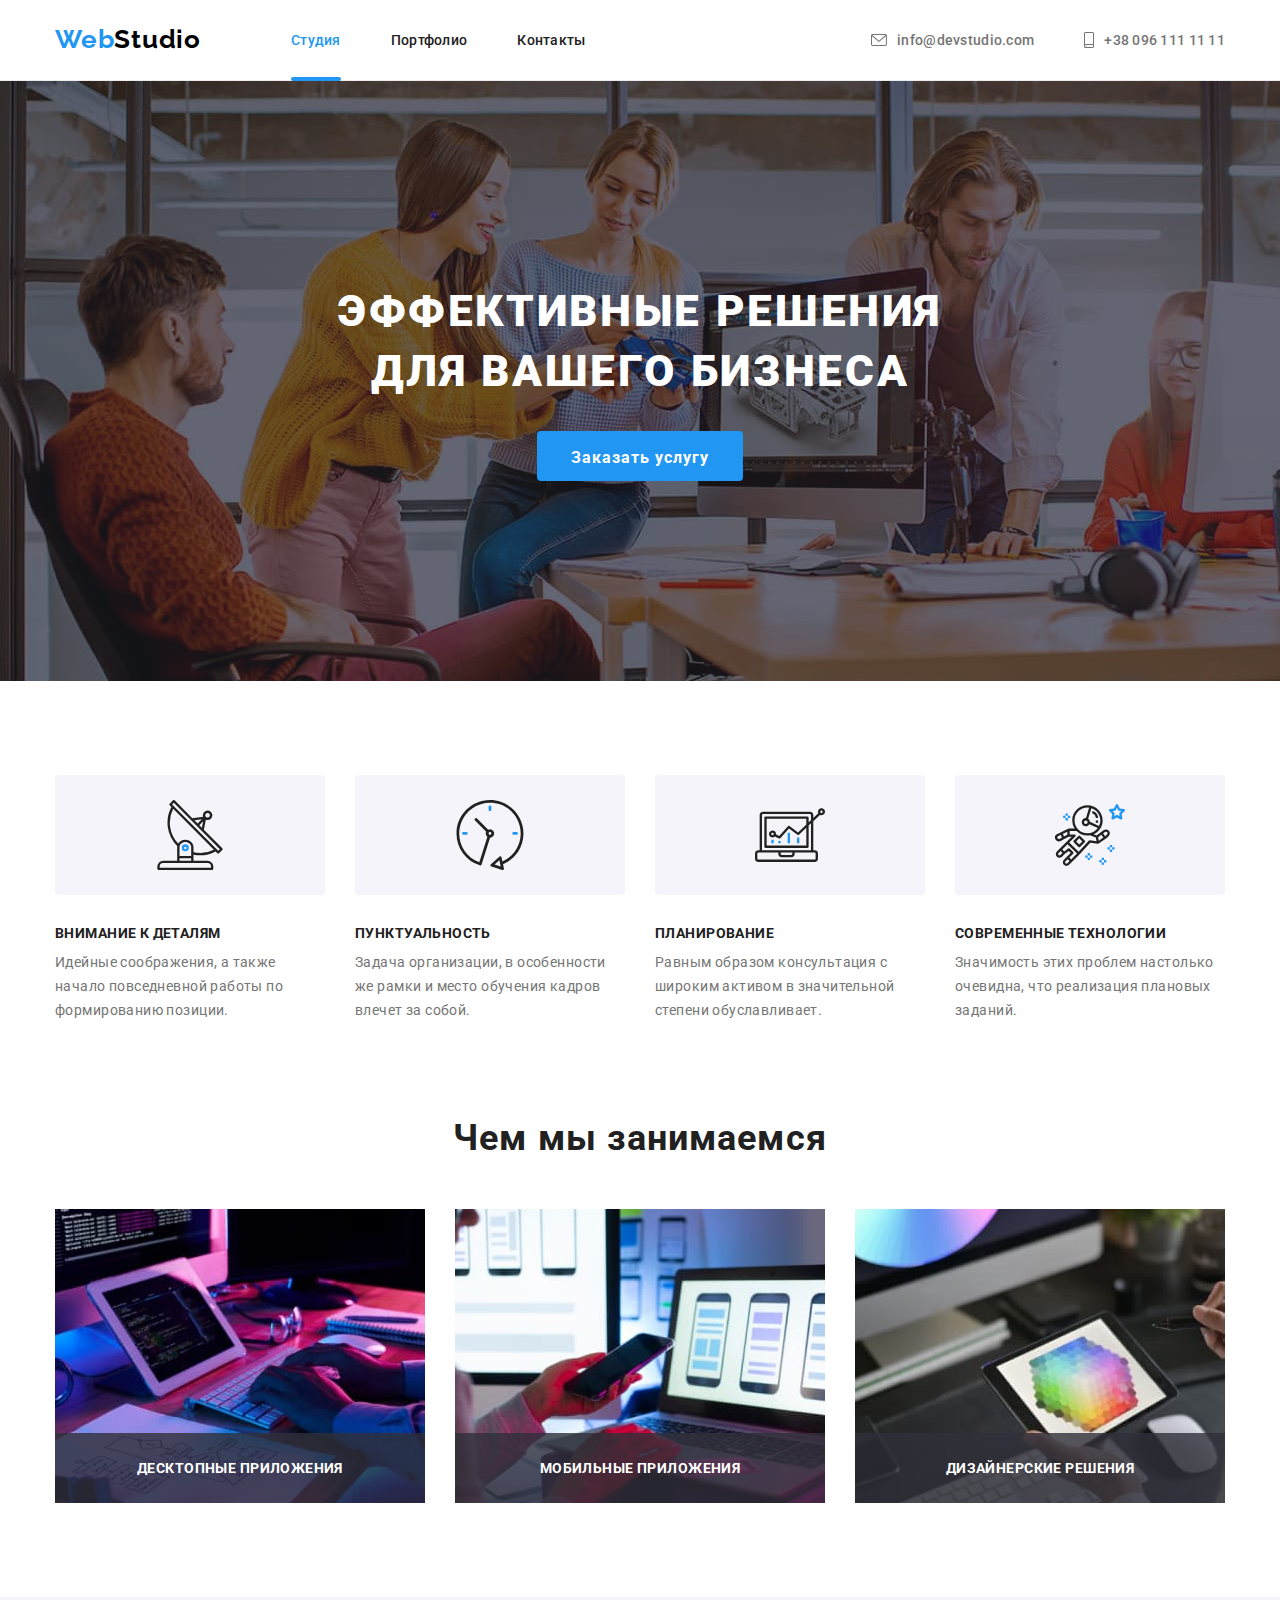
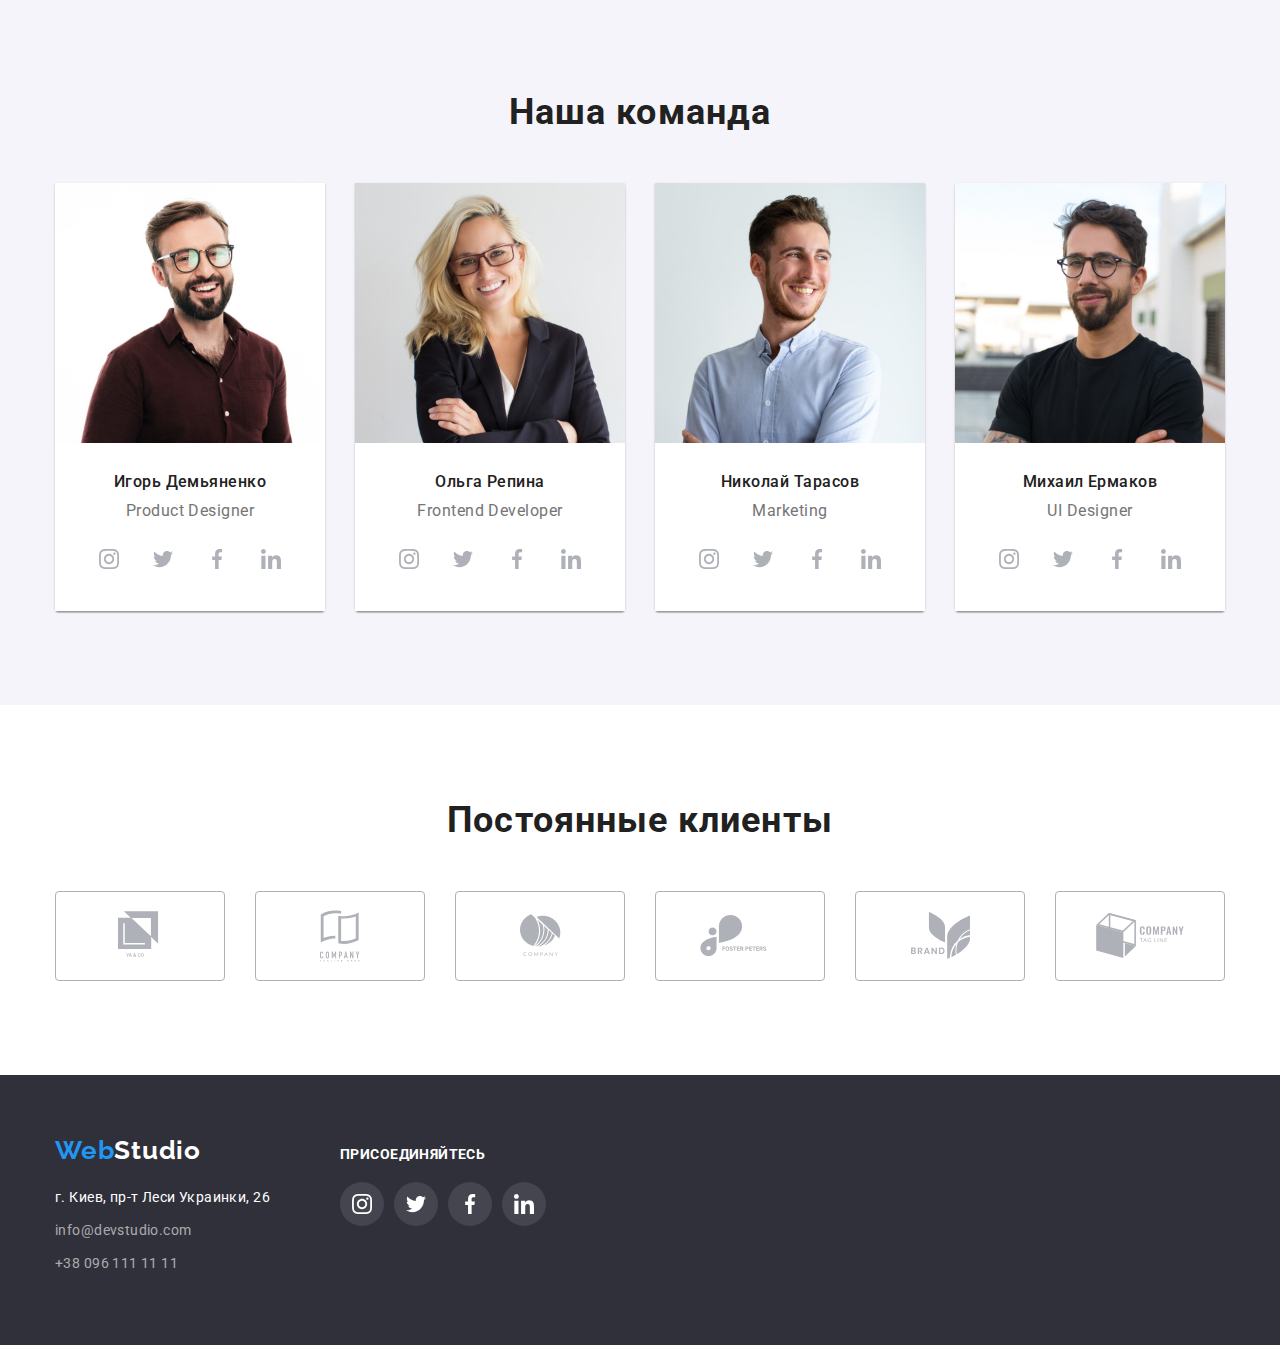
<file: index.html>
<!DOCTYPE html>
<html lang="ru">
<head>
    <meta charset="UTF-8">
    <meta name="viewport" content="width=device-width, initial-scale=1.0">
    <title>WebStudio</title>
    <link rel="stylesheet" href="https://cdnjs.cloudflare.com/ajax/libs/modern-normalize/1.0.0/modern-normalize.min.css">
    <link rel="preconnect" href="https://fonts.gstatic.com">
    <link href="https://fonts.googleapis.com/css2?family=Raleway:wght@700&family=Roboto:wght@400;500;700;900&display=swap" rel="stylesheet">
    <link rel="stylesheet" href="./css/styles.css">
</head>
<body>
    <header class="header ">
        <div class="container">
            <nav class="navigation">
                <a class="logo logo-light-theme" href="#"><span class="logo-accent">Web</span>Studio</a>
                <ul class="navigation-list list">
                    <li class="navigation-item">
                        <a class="navigation-link current" href="index.html">Студия</a>
                    </li>
                    <li class="navigation-item">
                        <a class="navigation-link" href="portfolio.html">Портфолио</a>
                    </li>
                    <li class="navigation-item">
                        <a class="navigation-link" href="#">Контакты</a>
                    </li>
                </ul>
            </nav>
            <address class="address">
                <ul class="address-list list">
                    <li class="address-item">
                        <a class="address-link" href="mailto:info@devstudio.com">
                            <svg class="adress-icon" width="16" height="12">
                                <use href="./images/sprite.svg#envelope"></use>
                            </svg>
                            <span>info@devstudio.com</span>
                        </a>
                    </li>
                    <li class="address-item">
                        <a class="address-link" href="tel:+380961111111">
                            <svg class="adress-icon" width="10px" height="16px">
                                <use href="./images/sprite.svg#smartphone"></use>
                            </svg>
                            <span>+38 096 111 11 11</span></a>
                    </li>
                </ul>
            </address>
        </div>    
    </header>
    <main>

        <!--HERO-->
        <section class="hero section">
            <div class="container">
                <h1 class="hero-title">Эффективные решения для вашего бизнеса</h1>
                <button class="modal-btn" type="button" data-modal-open>Заказать услугу</button>
            </div>
        </section>

        <!--Our principles-->
        <section class="principles section">
            <div class="container">
                <h2 class="principles visually-hidden">Нашы принципы</h2>
                <ul class="principles-list list">
                    <li class="principles-item">
                        <div class=principles-icon-container>
                            <svg class="priciples-icon">
                                <use href="./images/sprite.svg#antenna"></use>
                            </svg>
                        </div>
                            <h3 class="principles-item-title">Внимание к деталям</h3>
                        <p class="principles-item-text">Идейные соображения, а также начало повседневной работы по формированию позиции.</p>
                    </li>
                    <li class="principles-item">
                        <div class=principles-icon-container>
                            <svg class="priciples-icon">
                                <use href="./images/sprite.svg#clock"></use>
                            </svg>
                        </div>
                        <h3 class="principles-item-title">Пунктуальность</h3>
                        <p class="principles-item-text">Задача организации, в особенности же рамки и место обучения кадров влечет за собой.</p>
                    </li>
                    <li class="principles-item">
                        <div class=principles-icon-container>
                            <svg class="priciples-icon">
                                <use href="./images/sprite.svg#diagram"></use>
                            </svg>
                        </div>
                        <h3 class="principles-item-title">Планирование</h3>
                        <p class="principles-item-text">Равным образом консультация с широким активом в значительной степени обуславливает.</p>
                    </li>
                    <li class="principles-item">
                        <div class=principles-icon-container>
                            <svg class="priciples-icon">
                                <use href="./images/sprite.svg#astronaut"></use>
                            </svg>
                        </div>
                        <h3 class="principles-item-title">Современные технологии</h3>
                        <p class="principles-item-text">Значимость этих проблем настолько очевидна, что реализация плановых заданий.</p>
                    </li>
                </ul>
            </div>
        </section>

        <!--What we are doing-->
        <section class="work">
            <div class="container">
                <h2 class="work-title title">Чем мы занимаемся</h2>
                <ul class="work-list list">
                    <li class="work-item">
                        <div class="work-item-overlay">
                        <a class="work-link">
                            <img class="work-link-img" src="./images/what-we-do1.jpg" alt="набор кода на планшете через клавиатуру и часть монитора" width="370" height="294">
                            <p class="work-link-text overlay">Десктопные приложения</p>
                        </a>
                        </div>
                    </li>
                    <li class="work-item">
                        <div class="work-item-overlay">
                        <a class="work-link">
                            <img class="work-link-img" src="./images/what-we-do2.jpg" alt="телефон и три макета телефонов на ноутбуке" width="370" height="294">
                            <p class="work-link-text overlay">Мобильные приложения</p>
                        </a>
                    </div>
                    </li>
                    <li class="work-item">
                        <div class="work-item-overlay">
                        <a class="work-link">
                            <img class="work-link-img" src="./images/what-we-do3.jpg" alt="цветовая палитра на планшете и часть монитора" width="370" height="294">
                            <p class="work-link-text overlay">Дизайнерские решения</p>
                        </a>
                    </div>
                    </li>
                </ul>
            </div>
        </section>

        <!--Our team-->
        <section class="team section">
            <div class="container">
                <h2 class="team-title title">Наша команда</h2>
                <ul class="team-members list">
                    <li class="team-member">
                        <img class="team-member-img" src="./images/member1.jpg" alt="мужчина в бордовой рубашке" width="270" height="260">
                        <div class="team-member-wrapper">    
                            <h3 class="team-member-name">Игорь Демьяненко</h3>
                            <p class="team-member-position" lang="en">Product Designer</p>
                            <ul class="social-list list">
                                <li class="social-list-item">
                                    <a class="social-list-link" href="#" target="_blank">
                                        <svg class="social-list-icon">
                                            <use href="./images/sprite.svg#instagram"></use>
                                        </svg>
                                    </a>    
                                </li>

                                <li class="social-list-item">
                                    <a class="social-list-link" href="#" target="_blank">
                                        <svg class="social-list-icon">
                                            <use href="./images/sprite.svg#twitter"></use>
                                        </svg>
                                    </a>    
                                </li>

                                <li class="social-list-item">
                                    <a class="social-list-link" href="#" target="_blank">
                                        <svg class="social-list-icon">
                                            <use href="./images/sprite.svg#facebook"></use>
                                        </svg>
                                    </a>    
                                </li>

                                <li class="social-list-item">
                                    <a class="social-list-link" href="#" target="_blank">
                                        <svg class="social-list-icon">
                                            <use href="./images/sprite.svg#linkedin"></use>
                                        </svg>
                                    </a>    
                                </li>
                            </ul>
                        </div>
                    </li>
                    <li class="team-member">
                        <img class="team-member-img" src="./images/member2.jpg" alt="девушка в костюме" width="270" height="260">
                        <div class="team-member-wrapper">
                            <h3 class="team-member-name">Ольга Репина</h3>
                            <p class="team-member-position" lang="en">Frontend Developer</p>
                            <ul class="social-list list">
                                <li class="social-list-item">
                                    <a class="social-list-link" href="#" target="_blank">
                                        <svg class="social-list-icon">
                                            <use href="./images/sprite.svg#instagram"></use>
                                        </svg>
                                    </a>    
                                </li>
                                <li class="social-list-item">
                                    <a class="social-list-link" href="#" target="_blank">
                                        <svg class="social-list-icon">
                                            <use href="./images/sprite.svg#twitter"></use>
                                        </svg>
                                    </a>    
                                </li>
                                <li class="social-list-item">
                                    <a class="social-list-link" href="#" target="_blank">
                                        <svg class="social-list-icon">
                                            <use href="./images/sprite.svg#facebook"></use>
                                        </svg>
                                    </a>    
                                </li>
                                <li class="social-list-item">
                                    <a class="social-list-link" href="#" target="_blank">
                                        <svg class="social-list-icon">
                                            <use href="./images/sprite.svg#linkedin"></use>
                                        </svg>
                                    </a>    
                                </li>
                            </ul>
                        </div>
                    </li>
                    <li class="team-member">
                        <img class="team-member-img" src="./images/member3.jpg" alt="мужчина в светлой рубашке" width="270" height="260">
                        <div class="team-member-wrapper">
                            <h3 class="team-member-name">Николай Тарасов</h3>
                            <p class="team-member-position" lang="en">Marketing</p>
                            <ul class="social-list list">
                                <li class="social-list-item">
                                    <a class="social-list-link" href="#" target="_blank">
                                        <svg class="social-list-icon">
                                            <use href="./images/sprite.svg#instagram"></use>
                                        </svg>
                                    </a>    
                                </li>
                                <li class="social-list-item">
                                    <a class="social-list-link" href="#" target="_blank">
                                        <svg class="social-list-icon">
                                            <use href="./images/sprite.svg#twitter"></use>
                                        </svg>
                                    </a>    
                                </li>
                                <li class="social-list-item">
                                    <a class="social-list-link" href="#" target="_blank">
                                        <svg class="social-list-icon">
                                            <use href="./images/sprite.svg#facebook"></use>
                                        </svg>
                                    </a>    
                                </li>
                                <li class="social-list-item">
                                    <a class="social-list-link" href="#" target="_blank">
                                        <svg class="social-list-icon">
                                            <use href="./images/sprite.svg#linkedin"></use>
                                        </svg>
                                    </a>    
                                </li>
                            </ul>
                        </div>
                    </li>
                    <li class="team-member">
                        <img class="team-member-img" src="./images/member4.jpg" alt="мужчина в черной футболке" width="270" height="260">
                        <div class="team-member-wrapper">
                            <h3 class="team-member-name">Михаил Ермаков</h3>
                            <p class="team-member-position" lang="en">UI Designer</p>
                            <ul class="social-list list">
                                <li class="social-list-item">
                                    <a class="social-list-link" href="#" target="_blank">
                                        <svg class="social-list-icon">
                                            <use href="./images/sprite.svg#instagram"></use>
                                        </svg>
                                    </a>    
                                </li>
                                <li class="social-list-item">
                                    <a class="social-list-link" href="#" target="_blank">
                                        <svg class="social-list-icon">
                                            <use href="./images/sprite.svg#twitter"></use>
                                        </svg>
                                    </a>    
                                </li>
                                <li class="social-list-item">
                                    <a class="social-list-link" href="#" target="_blank">
                                        <svg class="social-list-icon">
                                            <use href="./images/sprite.svg#facebook"></use>
                                        </svg>
                                    </a>    
                                </li>
                                <li class="social-list-item">
                                    <a class="social-list-link" href="#" target="_blank">
                                        <svg class="social-list-icon">
                                            <use href="./images/sprite.svg#linkedin"></use>
                                        </svg>
                                    </a>    
                                </li>
                            </ul>
                        </div>
                    </li>
                    </ul>
                </div>
        </section>

        <!--Regular customers-->
        <section class="customers section">
            <div class="container">
                <h2 class="customers-title title">Постоянные клиенты</h2>
                <ul class="customers-list list">
                    <li class="customers-list-item">
                        <a class="customers-list-link">
                            <svg class="customers-list-icon" width="44.27" height="49.23">
                                <use href="./images/sprite.svg#logo-1"></use>
                            </svg>
                        </a>
                    </li>
                    <li class="customers-list-item">
                        <a class="customers-list-link">
                            <svg class="customers-list-icon" width="40" height="52">
                                <use href="./images/sprite.svg#logo-2"></use>
                            </svg>
                        </a>
                    </li>
                    <li class="customers-list-item">
                        <a class="customers-list-link">
                            <svg class="customers-list-icon" width="41" height="42.6">
                                <use href="./images/sprite.svg#logo-3"></use>
                            </svg>
                        </a>
                    </li>
                    <li class="customers-list-item">
                        <a class="customers-list-link">
                            <svg class="customers-list-icon" width="79.66" height="42.02">
                                <use href="./images/sprite.svg#logo-4"></use>
                            </svg>
                        </a>
                    </li>
                    <li class="customers-list-item">
                        <a class="customers-list-link">
                            <svg class="customers-list-icon" width="59" height="47">
                                <use href="./images/sprite.svg#logo-5"></use>
                            </svg>
                        </a>
                    </li>
                    <li class="customers-list-item">
                        <a class="customers-list-link">
                            <svg class="customers-list-icon" width="
                            88.48" height="45.44">
                                <use href="./images/sprite.svg#logo-6"></use>
                            </svg>
                        </a>
                    </li>
                </ul>
            </div>
        </section>
    </main>
    <footer class="footer">
        <div class="container">
            <div class="left-side">
                <a class="logo logo-dark-theme" href="#"><span class="logo-accent">Web</span>Studio</a>
                <address class="footer-address">
                    <ul class="footer-address-list list">
                        <li class="footer-address-item">
                            <a class="footer-address-link" href="https://goo.gl/maps/bqmVGnzdGQUrFETBA" target="_blank">г. Киев, пр-т Леси Украинки, 26</a>
                        </li>
                        <li class="footer-address-item">
                            <a class="footer-address-contact" href="mailto:info@devstudio.com">info@devstudio.com</a>
                        </li>
                        <li class="footer-address-item">
                            <a class="footer-address-contact" href="tel:+380961111111">+38 096 111 11 11</a>
                        </li>
                    </ul>
                </address>
            </div>
           <div class="right-side">
                <p class="right-side-text">Присоединяйтесь</p>
                <ul class="social-list list">
                    <li class="social-list-item">
                        <a class="social-list-link" href="#" target="_blank">
                            <svg class="social-list-icon">
                                <use href="./images/sprite.svg#instagram"></use>
                            </svg>
                        </a>    
                    </li>
                    <li class="social-list-item">
                        <a class="social-list-link" href="#" target="_blank">
                            <svg class="social-list-icon">
                                <use href="./images/sprite.svg#twitter"></use>
                            </svg>
                        </a>    
                    </li>
                    <li class="social-list-item">
                        <a class="social-list-link" href="#" target="_blank">
                            <svg class="social-list-icon">
                                <use href="./images/sprite.svg#facebook"></use>
                            </svg>
                        </a>    
                    </li>
                    <li class="social-list-item">
                        <a class="social-list-link" href="#" target="_blank">
                            <svg class="social-list-icon">
                                <use href="./images/sprite.svg#linkedin"></use>
                            </svg>
                        </a>    
                    </li>
                </ul>
            </div> 
        </div>
    </footer>
    <div class="backdrop is-hidden" data-modal>
        <div class="modal">
            <button type="button" class="close-btn" data-modal-close>
                <svg class="close-btn-icon" width="18px" height="18px"> 
                    <use href="./images/sprite.svg#close-btn"></use>
                </svg>
            </button>
        </div>
    </div>

    <script src="./js/modal.js"></script>
</body>
</html>
</file>
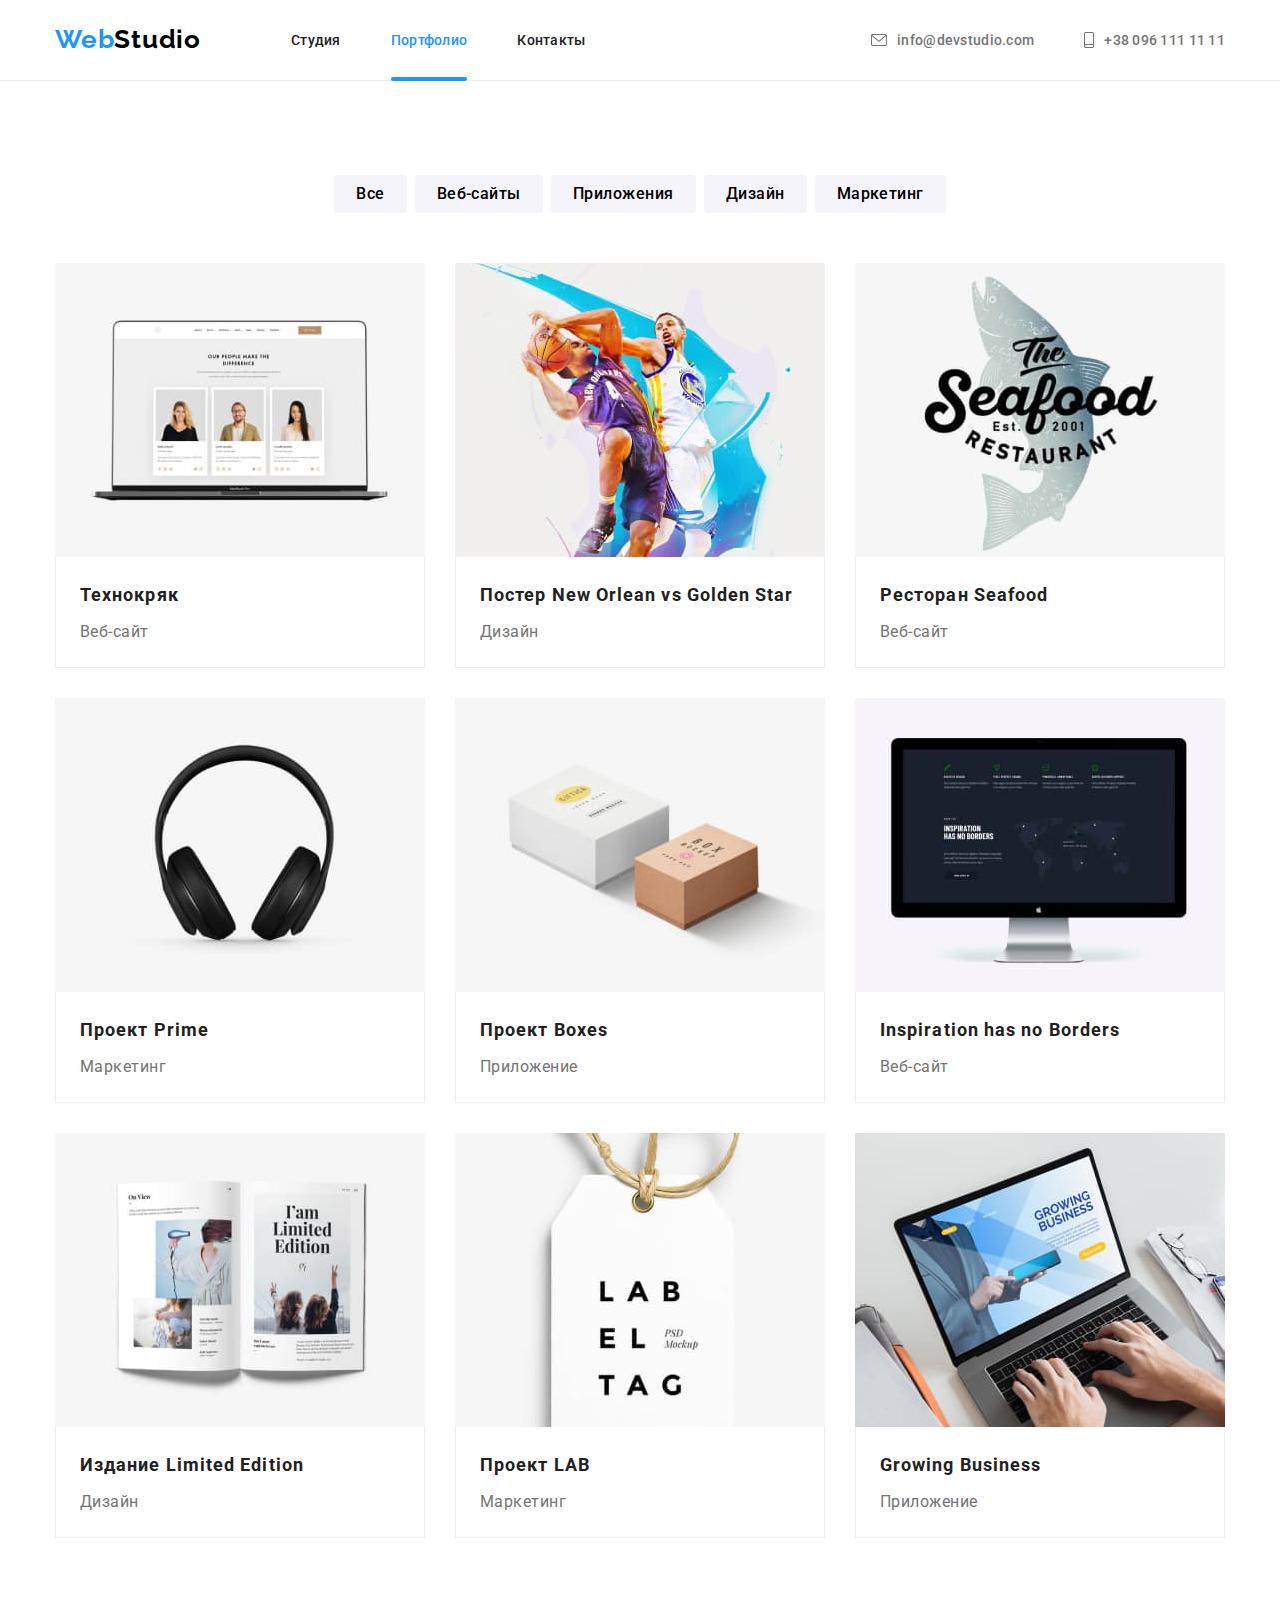
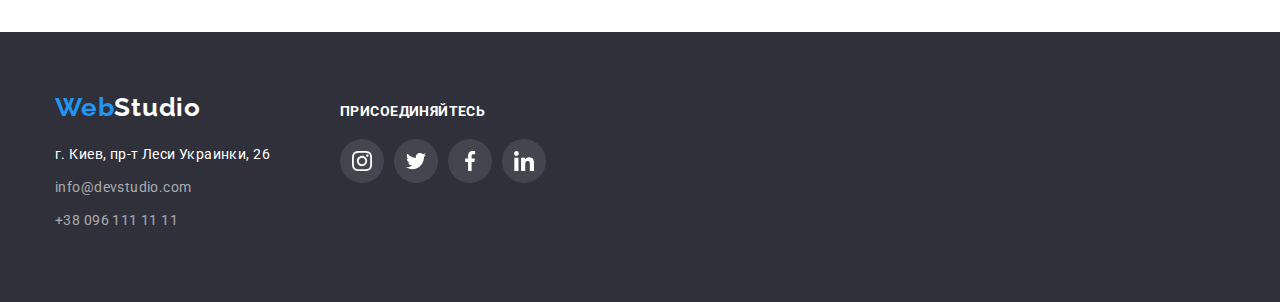
<file: portfolio.html>
<!DOCTYPE html>
<html lang="ru">
<head>
    <meta charset="UTF-8">
    <meta name="viewport" content="width=device-width, initial-scale=1.0">
    <title>WebStudio</title>
    <link rel="stylesheet" href="https://cdnjs.cloudflare.com/ajax/libs/modern-normalize/1.0.0/modern-normalize.min.css">
    <link rel="preconnect" href="https://fonts.gstatic.com">
    <link href="https://fonts.googleapis.com/css2?family=Raleway:wght@700&family=Roboto:wght@400;500;700;900&display=swap" rel="stylesheet">
    <link rel="stylesheet" href="./css/styles.css">
</head>
<body>
    <header class="header ">
        <div class="container">
            <nav class="navigation">
                <a class="logo logo-light-theme" href="#"><span class="logo-accent">Web</span>Studio</a>
                <ul class="navigation-list list">
                    <li class="navigation-item">
                        <a class="navigation-link" href="index.html">Студия</a>
                    </li>
                    <li class="navigation-item">
                        <a class="navigation-link current" href="portfolio.html">Портфолио</a>
                    </li>
                    <li class="navigation-item">
                        <a class="navigation-link" href="#">Контакты</a>
                    </li>
                </ul>
            </nav>
            <address class="address">
                <ul class="address-list list">
                    <li class="address-item">
                        <a class="address-link" href="mailto:info@devstudio.com">
                            <svg class="adress-icon" width="16" height="12">
                                <use href="./images/sprite.svg#envelope"></use>
                            </svg>
                            <span>info@devstudio.com</span>
                        </a>
                    </li>
                    <li class="address-item">
                        <a class="address-link" href="tel:+380961111111">
                            <svg class="adress-icon" width="10" height="16">
                                <use href="./images/sprite.svg#smartphone"></use>
                            </svg>
                            <span>+38 096 111 11 11</span></a>
                    </li>
                </ul>
            </address>
        </div>    
    </header>
    <main class="main">
        <!--Portfolio --> 
        <section class="portfolio section">
            <div class="container">
                <h1 class="portfolio-title visually-hidden">Портфолио</h1>
                <ul class="filter-list list">
                    <li class="filter-item">
                        <button class="filter-btn" type="button">Все</button>
                    </li>

                    <li class="filter-item">
                        <button class="filter-btn" type="button">Веб-сайты</button>
                    </li>

                    <li class="filter-item">
                        <button class="filter-btn" type="button">Приложения</button>
                    </li>

                    <li class="filter-item">
                        <button class="filter-btn" type="button">Дизайн</button>
                    </li>

                    <li class="filter-item">
                        <button class="filter-btn" type="button">Маркетинг</button>
                    </li>
                </ul>
                <ul class="portfolio-list list">
                    <li class="portfolio-item">
                        <a class="portfolio-item-link">
                        <article class="portfolio-item-card">
                            <div class="portfolio-item-card-thumb">
                                <img src="./images/portfolio/project1.jpg" alt="пример веб-сайта" width="370" height="294">
                                <p class="overlay">Технокряк это современная площадка распространения коронавируса. Компании используют эту платформу для цифрового шпионажа и атак на защищённые сервера конкурентов</p>
                            </div>
                            <div class="portfolio-item-wrapper"> 
                                <h2 class="portfolio-item-name">Технокряк</h2>
                                <p class="portfolio-description">Веб-сайт</p>
                            </div>
                        </article>
                        </a>
                    </li>

                    <li class="portfolio-item">
                        <a class="portfolio-item-link">
                        <article class="portfolio-item-card">
                            <div class="portfolio-item-card-thumb">
                                <img src="./images/portfolio/project2.jpg" alt="пример веб-сайта" width="370" height="294">
                                <p class="overlay">Постер New Orlean vs Golden Star</p>
                            </div>
                            <div class="portfolio-item-wrapper"> 
                                <h2 class="portfolio-item-name">Постер New Orlean vs Golden Star</h2>
                                <p class="portfolio-description">Дизайн</p>
                            </div>
                        </article>
                        </a>
                    </li>

                    <li class="portfolio-item">
                        <a class="portfolio-item-link">
                        <article class="portfolio-item-card">
                            <div class="portfolio-item-card-thumb">
                                <img src="./images/portfolio/project3.jpg" alt="пример веб-сайта" width="370" height="294">
                                <p class="overlay">Ресторан Seafood</p>
                            </div>
                            <div class="portfolio-item-wrapper"> 
                                <h2 class="portfolio-item-name">Ресторан Seafood</h2>
                                <p class="portfolio-description">Веб-сайт</p>
                            </div>
                        </article>
                        </a>
                    </li>   

                    <li class="portfolio-item">
                        <a class="portfolio-item-link">
                        <article class="portfolio-item-card">
                            <div class="portfolio-item-card-thumb">
                                <img src="./images/portfolio/project4.jpg" alt="пример веб-сайта" width="370" height="294">
                                <p class="overlay">Проект Prime</p>
                            </div>
                            <div class="portfolio-item-wrapper"> 
                                <h2 class="portfolio-item-name">Проект Prime</h2>
                                <p class="portfolio-description">Маркетинг</p>
                            </div>
                        </article>
                        </a>
                    </li>  
                            
                    <li class="portfolio-item">
                        <a class="portfolio-item-link">
                        <article class="portfolio-item-card">
                            <div class="portfolio-item-card-thumb">
                                <img src="./images/portfolio/project5.jpg" alt="пример веб-сайта" width="370" height="294">
                                <p class="overlay">Проект Boxes</p>
                            </div>
                            <div class="portfolio-item-wrapper"> 
                                <h2 class="portfolio-item-name">Проект Boxes</h2>
                                <p class="portfolio-description">Приложение</p>
                            </div>
                        </article>
                        </a>
                    </li>

                    <li class="portfolio-item">
                        <a class="portfolio-item-link">
                        <article class="portfolio-item-card">
                            <div class="portfolio-item-card-thumb">
                                <img src="./images/portfolio/project6.jpg" alt="пример веб-сайта" width="370" height="294">
                                <p class="overlay">Inspiration has no Borders</p>
                            </div>
                            <div class="portfolio-item-wrapper"> 
                                <h2 class="portfolio-item-name">Inspiration has no Borders</h2>
                                <p class="portfolio-description">Веб-сайт</p>
                            </div>
                        </article>
                        </a>
                    </li>

                    <li class="portfolio-item">
                        <a class="portfolio-item-link">
                        <article class="portfolio-item-card">
                            <div class="portfolio-item-card-thumb">
                                <img src="./images/portfolio/project7.jpg" alt="пример веб-сайта" width="370" height="294">
                                <p class="overlay">Издание Limited Edition</p>
                            </div>
                            <div class="portfolio-item-wrapper"> 
                                <h2 class="portfolio-item-name">Издание Limited Edition</h2>
                                <p class="portfolio-description">Дизайн</p>
                            </div>
                        </article>
                        </a>
                    </li>

                    <li class="portfolio-item">
                        <a class="portfolio-item-link">
                        <article class="portfolio-item-card">
                            <div class="portfolio-item-card-thumb">
                                <img src="./images/portfolio/project8.jpg" alt="пример веб-сайта" width="370" height="294">
                                <p class="overlay">Проект LAB</p>
                            </div>
                            <div class="portfolio-item-wrapper"> 
                                <h2 class="portfolio-item-name">Проект LAB</h2>
                                <p class="portfolio-description">Маркетинг</p>
                            </div>
                        </article>
                        </a>
                    </li>

                    <li class="portfolio-item">
                        <a class="portfolio-item-link">
                        <article class="portfolio-item-card">
                            <div class="portfolio-item-card-thumb">
                                <img src="./images/portfolio/project9.jpg" alt="пример веб-сайта" width="370" height="294">
                                <p class="overlay">Growing Business</p>
                            </div>
                            <div class="portfolio-item-wrapper"> 
                                <h2 class="portfolio-item-name">Growing Business</h2>
                                <p class="portfolio-description">Приложение</p>
                            </div>
                        </article>
                        </a>
                    </li>           
                </ul>
            </div>
        </section>
    </main>
    <footer class="footer">
        <div class="container">
            <div class="left-side">
                <a class="logo logo-dark-theme" href="#"><span class="logo-accent">Web</span>Studio</a>
            
                <address class="footer-address">
                    <ul class="footer-address-list list">
                        <li class="footer-address-item">
                            <a class="footer-address-link" href="https://goo.gl/maps/bqmVGnzdGQUrFETBA" target="_blank">г. Киев, пр-т Леси Украинки, 26</a>
                        </li>
                        <li class="footer-address-item">
                            <a class="footer-address-contact" href="mailto:info@devstudio.com">info@devstudio.com</a>
                        </li>
                        <li class="footer-address-item">
                            <a class="footer-address-contact" href="tel:+380961111111">+38 096 111 11 11</a>
                        </li>
                    </ul>
                </address>
            </div>
           <div class="right-side">
                <p class="right-side-text">Присоединяйтесь</p>
                <ul class="social-list list">
                    <li class="social-list-item">
                        <a class="social-list-link" href="#" target="_blank">
                            <svg class="social-list-icon">
                                <use href="./images/sprite.svg#instagram"></use>
                            </svg>
                        </a>    
                    </li>
                    <li class="social-list-item">
                        <a class="social-list-link" href="#" target="_blank">
                            <svg class="social-list-icon">
                                <use href="./images/sprite.svg#twitter"></use>
                            </svg>
                        </a>    
                    </li>
                    <li class="social-list-item">
                        <a class="social-list-link" href="#" target="_blank">
                            <svg class="social-list-icon">
                                <use href="./images/sprite.svg#facebook"></use>
                            </svg>
                        </a>    
                    </li>
                    <li class="social-list-item">
                        <a class="social-list-link" href="#" target="_blank">
                            <svg class="social-list-icon">
                                <use href="./images/sprite.svg#linkedin"></use>
                            </svg>
                        </a>    
                    </li>
                </ul>
            </div> 
        </div>
    </footer>
</body>
</html>
</file>
<file: css/styles.css>
:root{
    --main-font: 'Roboto', sans-serif;
    --secondary-font: 'Raleway', sans-serif;
    --main-color: #212121;
    --secondary-color: #757575;
    --accent-color: #2196F3;
    --portfolio-set-gap: 30px;
}


/*======================== COMPONENTS ========================*/

body{
    font-family: var(--main-font);
    color: var(--main-color);
}

.logo{
    font-family: var(--secondary-font);
    font-weight: 700;
    font-size: 26px;
    line-height: 1.192;
    letter-spacing: 0.03em;
    text-decoration: none;
    color: var(--main-color);
}

.logo-accent{
    color: var(--accent-color);
}

.list{
    list-style: none;
}

h1,
h2,
h3,
h4,
h5,
h6{
    margin: 0;
}

ul{
    margin: 0;
    padding: 0;
}

p{
    margin: 0;
}

img{
    display: block;
}

.container{
    width: 1200px;
    padding: 0 15px;
    margin: 0 auto;
}

.section{    
    padding-top: 94px;
    padding-bottom: 94px;
}

.modal-btn{
    font-family: var(--main-font);
    font-weight: 700;
    font-size: 16px;
    line-height: 1.875;
    text-align: center;
    letter-spacing: 0.06em;
}

.title{
    margin-bottom: 50px;
    font-weight: 700;
    font-size: 36px;
    line-height: 1.167;
    text-align: center;
    letter-spacing: 0.03em;
    }

.visually-hidden {
    position: absolute;
    width: 1px;
    height: 1px;
    margin: -1px;
    border: 0;
    padding: 0;
     
    white-space: nowrap;
    clip-path: inset(100%);
    clip: rect(0 0 0 0);
    overflow: hidden;
}

/*======================== END COMPONENTS ========================*/

/*======================== HEADER ========================*/

.header .container{
    display: flex;
    align-items: center;
}
.header{
    border-bottom: 1px solid #ECECEC;
}

.navigation{
    display: flex;
    align-items: center;
}

.navigation-list{
    display: flex;
    align-items: center;
}

.address-list{
    display: flex;
    align-items: center;
}

.header .logo{
    margin-right: 90px;
    padding-top: 24px;
    padding-bottom: 25px;
}

.navigation-item:not(:last-child){
    margin-right: 50px;
}

.address{
    margin-left: auto;
}

.address-item:not(:last-child){
    margin-right: 50px;
}

.logo-light-theme{
    color: #000000;
}

.navigation-link,
.address-link{
    display: flex;
    position: relative;
    align-items: center;
    padding-top: 32px;
    padding-bottom: 32px;

    font-style: normal;
    font-weight: 500;
    font-size: 14px;
    line-height: 1.143;
    letter-spacing: 0.02em;
    text-decoration: none;

    transition: color 250ms cubic-bezier(0.4, 0, 0.2, 1);
}

.address-link{
    color: var(--secondary-color);
}

.navigation-link{
    color: var(--main-color);
}

.adress-icon{
    margin-right: 10px;
    fill: #757575;

    transition: fill 250ms cubic-bezier(0.4, 0, 0.2, 1);
}

.address-link:hover .adress-icon,
.address-link:focus .adress-icon{
    fill: var(--accent-color);
}

.navigation-link:hover,
.navigation-link:focus,
.address-link:hover,
.address-link:focus{
    color: var(--accent-color);
}

.navigation-link.current{
    color: var(--accent-color);
}

.current::after{
    content: "";
    position: absolute;
    bottom:-1px;
    left:0;
    display: block;

    width: 100%;
    height: 4px;

    background-color: var(--accent-color);
    border-radius: 2px;
}
/*======================== END HEADER ========================*/

/*======================== HERO ========================*/
.hero{
    padding-top: 200px;
    padding-bottom: 200px;
    background-color: #2F303A;
    background-image: linear-gradient(rgba(47, 48, 58, 0.4), rgba(47, 48, 58, 0.4)),
    url('../images/bg-hero.jpg');
    background-repeat: no-repeat;
    background-size: cover;
}

.hero-title{
    max-width: 696px;
    min-height: 120px;
    margin-right: auto;
    margin-bottom: 30px;
    margin-left: auto;

    font-weight: 900;
    font-size: 44px;
    line-height: 1.367;
    letter-spacing: 0.06em;
    text-transform: uppercase;
    text-align: center;
    color: #FFFFFF;
}

.hero .modal-btn{
    display: block;
    padding: 10px 32px;
    margin: auto;

    min-width: 200px;
    height: 50px;
    color: #FFFFFF;
    background-color: var(--accent-color);
    cursor: pointer;
    border-color: transparent;
    border-radius: 4px;

}

/*======================== END HERO ========================*/

/*======================== OUR PRINCIPLES ========================*/

.principles-list{
    display: flex;
}

.principles-item{
    width: 270px;
}

.principles-icon-container{
    display: flex;
    align-items: center;
    justify-content: center;
    margin-bottom:30px;

    min-width: 270px;
    min-height: 120px;
    background-color: #F5F4FA;
    border-radius: 4px;
}

.priciples-icon{
    display: block;
    width: 70px;
    height: 70px;
}

.principles-item:not(:last-child){
    margin-right: 30px;
}

.principles-item-title{
    margin-bottom: 10px;

    font-weight: 700;
    font-size: 14px;
    line-height: 1.143;
    letter-spacing: 0.03em;
    text-transform: uppercase;
}

.principles-item-text{
    font-size: 14px;
    line-height: 1.714;
    letter-spacing: 0.03em;
    color:var(--secondary-color);
}

/*======================== END OUR PRINCIPLES ========================*/

/*======================== WHAT WE ARE DOING ========================*/

.work{
    padding-bottom: 94px;
}

.work-list{
    display: flex;
    justify-content: space-between;
}

.work-item-overlay{
    position: relative;
}

.work-item .overlay{
    position: absolute;
    bottom: 0;
    left: 0;
    display: flex;
    justify-content: center;
    align-items: center;

    width: 370px;
    height: 70px;

    font-weight: 700;
    font-size: 14px;
    line-height: 1.143;
    text-align: center;
    letter-spacing: 0.03em;
    text-transform: uppercase;

    color: #FFFFFF;
    background-color: rgba(47, 48, 58, 0.8);
}

/*======================== END WHAT WE ARE DOING ========================*/

/*======================== OUR TEAM ========================*/
.team{
    background-color: #F5F4FA;
}

.team-members{
    display: flex;
    justify-content: space-between;
}

.team-member{
    box-shadow: 0px 1px 3px rgba(0, 0, 0, 0.12), 
    0px 1px 1px rgba(0, 0, 0, 0.14), 
    0px 2px 1px rgba(0, 0, 0, 0.2);
    border-radius: 0px 0px 4px 4px;
}

.team-member-wrapper{
    padding: 30px 32px;
    background-color: #FFFFFF;
}

.team-member-name{
    margin-bottom: 10px;

    font-weight: 500;
    font-size: 16px;
    line-height: 1.167;
    letter-spacing: 0.03em; 
    text-align: center;
}

.team-member-position{
    margin-bottom: 16px;
    font-size: 16px;
    line-height: 1.167;
    letter-spacing: 0.03em;
    text-align: center; 
    color: var(--secondary-color);
}

.social-list{
    display: flex;
    justify-content: space-between;
}

.social-list-link{
    display: flex;
    justify-content: center;
    align-items: center;
    width: 44px;
    height: 44px;
    border-radius: 50%;
    background-color: #FFFFFF;

    transition: background-color 250ms cubic-bezier(0.4, 0, 0.2, 1);
}

.social-list-icon{
    width: 20px;
    height: 20px;
    fill: #AFB1B8;
    transition: fill 250ms cubic-bezier(0.4, 0, 0.2, 1);
    }

.team .social-list-link:hover,
.team .social-list-link:focus{
    background-color: var(--accent-color);
}

.team .social-list-link:hover .social-list-icon,
.team .social-list-link:focus .social-list-icon{
    fill: #FFFFFF;
}

/*======================== END OUR TEAM ========================*/

/*======================== REGULAR CUSTOMERS ========================*/

.customers-title{
    margin-bottom: 50px;
}

.customers-list{
    display: flex;
    justify-content: space-between;
}

.customers-list-link{
    display: flex;
    align-items: center;
    justify-content: center;
    width: 170px;
    height: 90px;
    border: 1px solid #AFB1B8;
    border-radius: 4px;

    transition: border-color 250ms cubic-bezier(0.4, 0, 0.2, 1);
}

.customers-list-icon{
    fill: #afb1b8;

    transition: fill 250ms cubic-bezier(0.4, 0, 0.2, 1);
}

.customers-list-link:hover .customers-list-icon,
.customers-list-link:focus .customers-list-icon{
    fill: var(--accent-color);
}

.customers-list-link:hover,
.customers-list-link:focus{
    border-color: var(--accent-color);
}

/*======================== END REGULAR CUSTOMERS ========================*/

/*======================== FOOTER ========================*/

.footer{
    padding-top: 60px;
    padding-bottom: 60px;
}

.footer .container{
    display: flex;
    align-items: baseline;
}

.footer .left-side{
    margin-right: 70px;
}

.footer-address-item{
    margin-bottom: 9px;
}

.footer{
    background: #2F303A;
}

.footer .logo-dark-theme{
    display: block;
    margin-bottom: 20px;
    color: #FFFFFF;

}

.footer-address-link,
.footer-address-contact{
    font-style: normal;
    font-weight: 400;
    font-size: 14px;
    line-height: 1.714;
    letter-spacing: 0.03em;
    color: #FFFFFF;
    text-decoration: none;
}

.footer-address-contact{
    color: rgba(255, 255, 255, 0.6);

    transition: color 250ms cubic-bezier(0.4, 0, 0.2, 1);
}

.footer-address-link:hover,
.footer-address-link:focus,
.footer-address-contact:hover,
.footer-address-contact:focus{
    color: var(--accent-color);
}

.footer .social-list-link{
    background-color: rgba(255, 255, 255, 0.1);

    transition: background-color 250ms cubic-bezier(0.4, 0, 0.2, 1);
}

.right-side-text{
    margin-bottom: 20px;

    font-weight: 700;
    font-size: 14px;
    line-height: 1.143;
    letter-spacing: 0.03em;
    text-transform: uppercase;

    color: #FFFFFF;
}

.footer .social-list-item:not(:last-child){
    margin-right: 10px;
}

.footer .social-list-icon{
    fill: #FFFFFF;

}

.footer .social-list-link:hover,
.footer .social-list-link:focus{
    background-color: var(--accent-color);
}

/*======================== END FOOTER ========================*/

/*======================== END BACKDROP ========================*/

.backdrop{
    position: fixed;
    left: 0;
    top: 0;
    width: 100%;
    height: 100%;

    background-color: rgba(0, 0, 0, 0.2);

    transition: all 500ms linear;
}

.modal{
    position: absolute;
    top: 50%;
    left: 50%;
    transform: translate(-50%, -50%) scale(1);
    width: 528px;
    min-height: 581px;

    background-color: #FFF;
    box-shadow: 0px 1px 3px rgba(0, 0, 0, 0.12), 
    0px 1px 1px rgba(0, 0, 0, 0.14), 
    0px 2px 1px rgba(0, 0, 0, 0.1);
    border-radius: 4px;

    transition: all 500ms linear;
}

.backdrop.is-hidden .modal{
    transform: translate(-50%, -50%) scale(0);
}

.close-btn{
    position: absolute;
    top: 8px;
    right: 8px;
    width: 30px;
    height: 30px;

    padding: 6px 6px 6px 5px;

    background-color: #FFFFFF;
    border: 1px solid rgba(0, 0, 0, 0.1);
    box-sizing: border-box;
    border-radius: 50%;
    cursor: pointer;

}

.is-hidden{
    opacity: 0;
    visibility: hidden;
    pointer-events: none;
}
/*======================== END BACKDROP ========================*/

/*======================== PORTFOLIO ========================*/

.filter-list{
    display: flex;
    justify-content: center;
    margin-bottom: 50px;
}

.filter-btn{
    padding: 6px 22px;
    height: 38px;

    font-family: var(--main-font);
    font-weight: 500;
    font-size: 16px;
    line-height: 1.625;
    text-align: center;
    letter-spacing: 0.03em;
    background-color: #F5F4FA;
    border-radius: 4px;
    border: none;
    cursor: pointer;

    transition: color 250ms cubic-bezier(0.4, 0, 0.2, 1),
    background-color 250ms cubic-bezier(0.4, 0, 0.2, 1);
}

.filter-btn:hover,
.filter-btn:focus{
    color: #FFFFFF;
    background-color: var(--accent-color);
} 

.filter-btn .all{
    min-width: 73px;
}

.filter-btn .web-sites{
    min-width: 128px;
}

.filter-btn .apps{
    min-width: 145px;
}

.filter-btn .design{
    min-width: 103px;
}

.filter-btn .marketing{
    min-width: 130px;
}

.filter-item:not(:last-child){
    margin-right: 8px;
}

.portfolio-list{
    display: flex;
    flex-wrap: wrap;
    margin-top: calc(-1 * var(--portfolio-set-gap));
    margin-left: calc(-1 * var(--portfolio-set-gap));
}

.portfolio-item{
    flex-basis: calc(100%/3-30px);
    margin-left: var(--portfolio-set-gap);
    margin-top: var(--portfolio-set-gap);
    cursor: pointer;
    box-shadow: none;
    transition: box-shadow 250ms cubic-bezier(0.4, 0, 0.2, 1);
}

.portfolio-item:hover,
.portfolio-item:focus{
    box-shadow: 0px 1px 1px rgba(0, 0, 0, 0.12), 
    0px 4px 4px rgba(0, 0, 0, 0.06), 
    1px 4px 6px rgba(0, 0, 0, 0.16);
}

/*.portfolio-item{
    width: 370px;
    margin-right: 30px;
    margin-bottom: 30px;
}

.portfolio-item:nth-child(3n+3){
    margin-right: 0;
}

.portfolio-item:nth-last-child(-n+3){
    margin-bottom: 0;
}*/
.portfolio-item-card-thumb{
    position: relative;
    overflow: hidden;
}

.portfolio-item-wrapper{
    padding: 20px 24px;
    border-top: none;
    border-right: 1px solid  #EEEEEE;
    border-bottom: 1px solid  #EEEEEE;
    border-left: 1px solid  #EEEEEE;
}

.portfolio-item-name{
    font-weight: 700;
    font-size: 18px;
    line-height: 2;
    letter-spacing: 0.06em;
    margin-bottom: 4px;
}

.portfolio-description{
    font-size: 16px;
    line-height: 1.875;
    letter-spacing: 0.03em;
    color: var(--secondary-color);
}

.portfolio-item-card-thumb .overlay{
    position: absolute;
    top: 0;
    left: 0;
    width: 100%;
    height: 100%;

    padding: 63px 24px;

    font-weight: normal;
    font-size: 18px;
    line-height: 1.556;
    letter-spacing: 0.03em;

    background-color: rgba(33, 150, 243, 0.9);
    color:  #FFF;

    transform: translateY(100%);

   /* opacity: 0;
    visibility: hidden;
    pointer-events: none;

    transition: all 250ms cubic-bezier(0.4, 0, 0.2, 1);*/
    transition: transform 250ms cubic-bezier(0.4, 0, 0.2, 1);
}

.portfolio-item:hover .overlay,
.portfolio-item:focus .overlay{
    /*opacity: 1;
    visibility: visible;
    pointer-events: auto;*/
    transform: translateY(0%);
}
/*======================== END PORTFOLIO ========================*/
</file>
